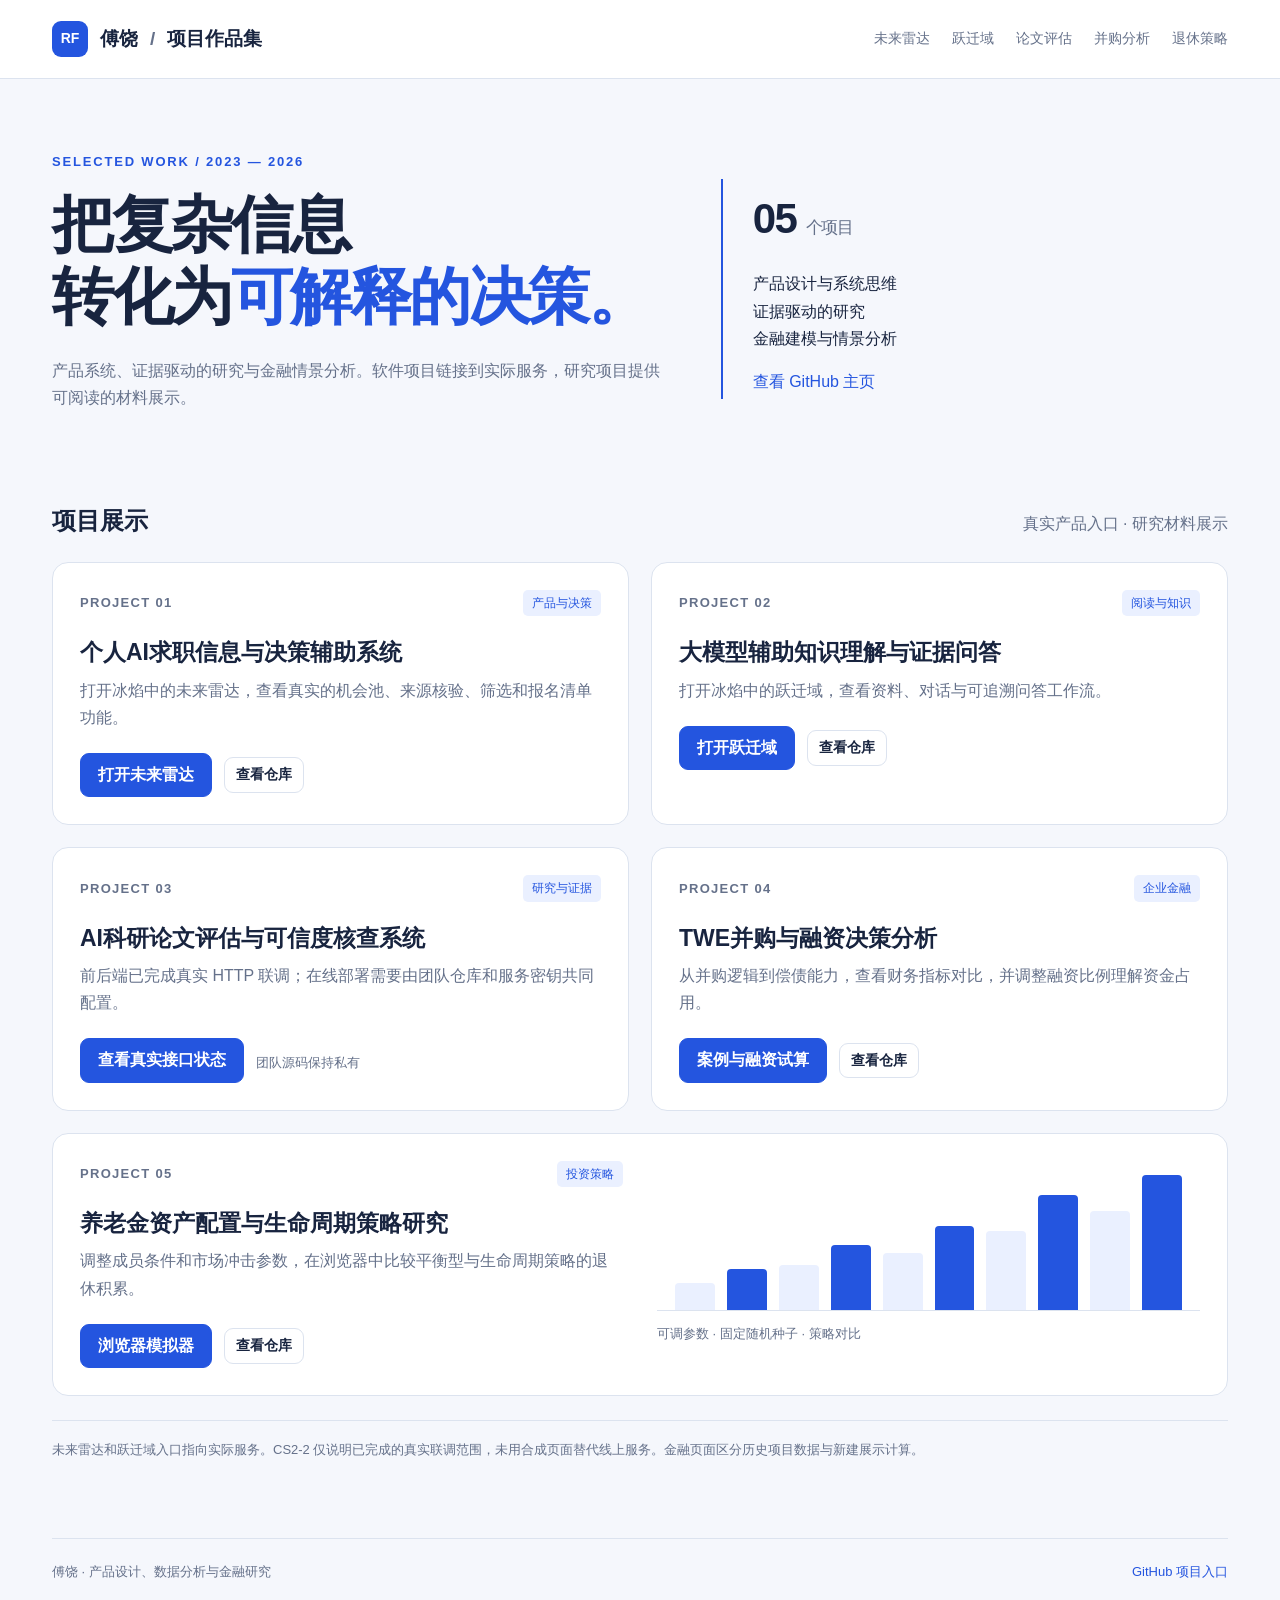
<file: index.html>
<!doctype html>
<html lang="zh-CN">
<head>
  <meta charset="utf-8">
  <meta name="viewport" content="width=device-width, initial-scale=1">
  <title>项目作品集 · 傅饶</title>
  <meta name="description" content="傅饶的产品与金融分析作品集。">
  <link rel="icon" type="image/svg+xml" href="assets/favicon.svg">
  <link rel="stylesheet" href="assets/styles.css">
</head>
<body data-page="index">
  <a class="skip" href="#main">跳到内容</a>
  <header class="topbar"><div class="top-inner">
    <a class="brand" href="index.html"><span class="brand-symbol">RF</span>傅饶 <span class="muted">/</span> 项目作品集</a>
    <nav class="nav" aria-label="项目导航">
      <a href="https://frostfire-ai.onrender.com/?product=recruitment" target="_blank" rel="noopener">未来雷达</a>
      <a href="https://frostfire-ai.onrender.com/?product=general" target="_blank" rel="noopener">跃迁域</a>
      <a href="projects/papers.html">论文评估</a>
      <a href="projects/twe.html">并购分析</a><a href="projects/retirement.html">退休策略</a>
    </nav>
  </div></header>
  <main id="main" class="shell">
    <section class="hero"><div>
      <p class="eyebrow">Selected work / 2023 — 2026</p>
      <h1>把复杂信息<br>转化为<span>可解释的决策。</span></h1>
      <p class="muted">产品系统、证据驱动的研究与金融情景分析。软件项目链接到实际服务，研究项目提供可阅读的材料展示。</p>
    </div><aside class="hero-aside"><div class="big">05 <span class="muted" style="font-size:17px;font-weight:400">个项目</span></div>
      <p>产品设计与系统思维<br>证据驱动的研究<br>金融建模与情景分析</p>
      <a href="https://github.com/pythonerjavaer" target="_blank" rel="noopener">查看 GitHub 主页</a>
    </aside></section>
    <div class="section-heading"><h2>项目展示</h2><span class="muted">真实产品入口 · 研究材料展示</span></div>
    <section class="projects" aria-label="五个项目">
      <article class="project"><div><div class="project-top"><span class="number">PROJECT 01</span><span class="tag">产品与决策</span></div>
        <h3>个人AI求职信息与决策辅助系统</h3><p>打开冰焰中的未来雷达，查看真实的机会池、来源核验、筛选和报名清单功能。</p>
        <div class="links"><a class="button primary" href="https://frostfire-ai.onrender.com/?product=recruitment" target="_blank" rel="noopener">打开未来雷达</a><a class="button quiet small" href="https://github.com/pythonerjavaer/ai-chat" target="_blank" rel="noopener">查看仓库</a></div>
      </div></article>
      <article class="project"><div><div class="project-top"><span class="number">PROJECT 02</span><span class="tag">阅读与知识</span></div>
        <h3>大模型辅助知识理解与证据问答</h3><p>打开冰焰中的跃迁域，查看资料、对话与可追溯问答工作流。</p>
        <div class="links"><a class="button primary" href="https://frostfire-ai.onrender.com/?product=general" target="_blank" rel="noopener">打开跃迁域</a><a class="button quiet small" href="https://github.com/pythonerjavaer/literature-learning-platform" target="_blank" rel="noopener">查看仓库</a></div>
      </div></article>
      <article class="project"><div><div class="project-top"><span class="number">PROJECT 03</span><span class="tag">研究与证据</span></div>
        <h3>AI科研论文评估与可信度核查系统</h3><p>前后端已完成真实 HTTP 联调；在线部署需要由团队仓库和服务密钥共同配置。</p>
        <div class="links"><a class="button primary" href="projects/papers.html">查看真实接口状态</a><span class="helper">团队源码保持私有</span></div>
      </div></article>
      <article class="project"><div><div class="project-top"><span class="number">PROJECT 04</span><span class="tag">企业金融</span></div>
        <h3>TWE并购与融资决策分析</h3><p>从并购逻辑到偿债能力，查看财务指标对比，并调整融资比例理解资金占用。</p>
        <div class="links"><a class="button primary" href="projects/twe.html">案例与融资试算</a><a class="button quiet small" href="https://github.com/pythonerjavaer/finance-decision-case-studies" target="_blank" rel="noopener">查看仓库</a></div>
      </div></article>
      <article class="project"><div><div class="project-top"><span class="number">PROJECT 05</span><span class="tag">投资策略</span></div>
        <h3>养老金资产配置与生命周期策略研究</h3><p>调整成员条件和市场冲击参数，在浏览器中比较平衡型与生命周期策略的退休积累。</p>
        <div class="links"><a class="button primary" href="projects/retirement.html">浏览器模拟器</a><a class="button quiet small" href="https://github.com/pythonerjavaer/finance-decision-case-studies" target="_blank" rel="noopener">查看仓库</a></div>
      </div><div aria-hidden="true"><div class="mini-chart"><i style="height:20%"></i><i style="height:30%"></i><i style="height:33%"></i><i style="height:48%"></i><i style="height:42%"></i><i style="height:62%"></i><i style="height:58%"></i><i style="height:85%"></i><i style="height:73%"></i><i style="height:100%"></i></div><div class="mini-chart-caption">可调参数 · 固定随机种子 · 策略对比</div></div>
      </article>
    </section>
    <p class="origin">未来雷达和跃迁域入口指向实际服务。CS2-2 仅说明已完成的真实联调范围，未用合成页面替代线上服务。金融页面区分历史项目数据与新建展示计算。</p>
  </main>
  <footer class="footer"><span>傅饶 · 产品设计、数据分析与金融研究</span><a href="https://github.com/pythonerjavaer/interview-portfolio" target="_blank" rel="noopener">GitHub 项目入口</a></footer>
</body>
</html>
</file>
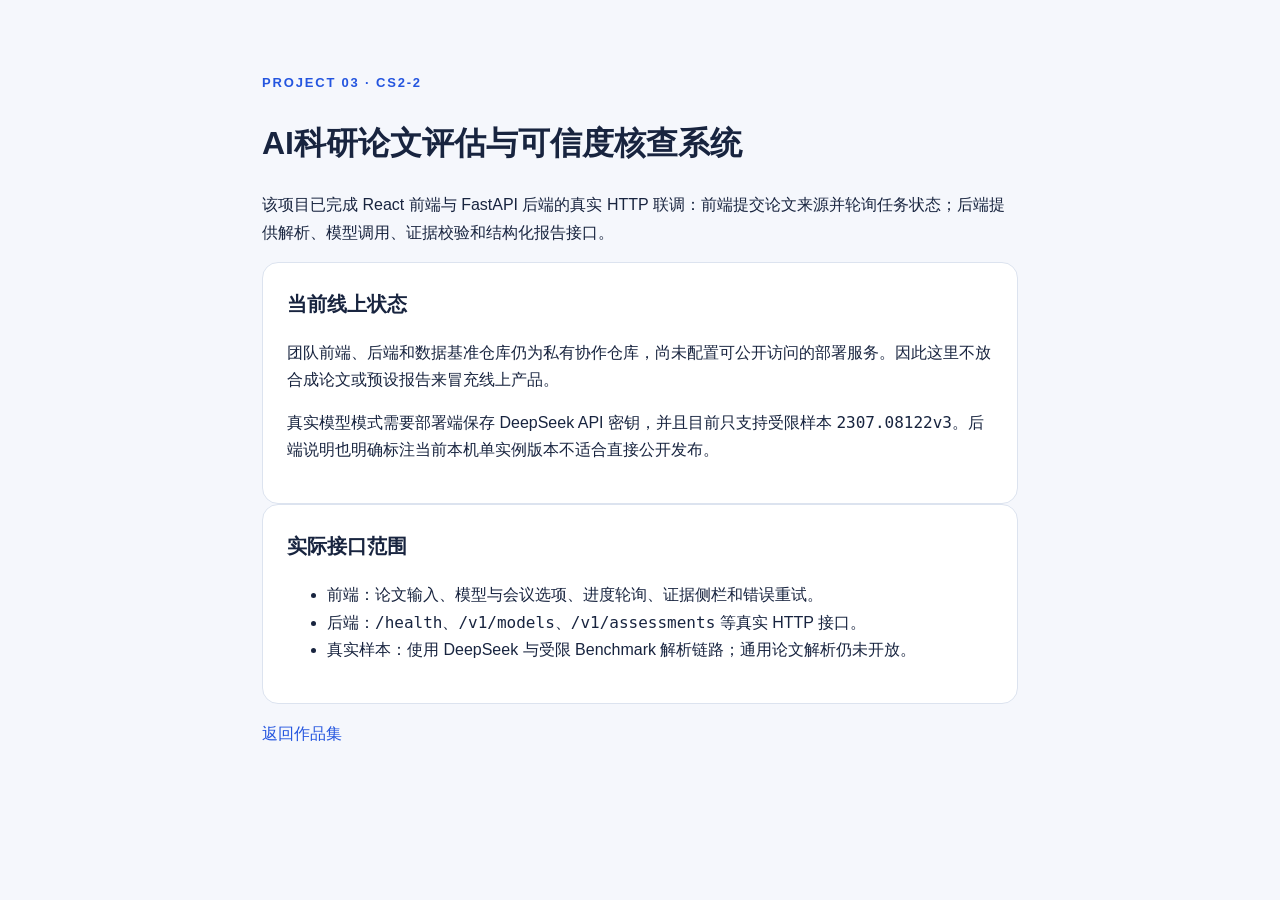
<file: projects/papers.html>
<!doctype html>
<html lang="zh-CN">
<head>
  <meta charset="utf-8">
  <meta name="viewport" content="width=device-width, initial-scale=1">
  <title>CS2-2 · 真实接口状态</title>
  <link rel="stylesheet" href="../assets/styles.css">
</head>
<body>
  <main class="shell" style="padding-top:72px;max-width:820px">
    <p class="eyebrow">Project 03 · CS2-2</p>
    <h1>AI科研论文评估与可信度核查系统</h1>
    <p>该项目已完成 React 前端与 FastAPI 后端的真实 HTTP 联调：前端提交论文来源并轮询任务状态；后端提供解析、模型调用、证据校验和结构化报告接口。</p>
    <section class="panel"><h2>当前线上状态</h2>
      <p>团队前端、后端和数据基准仓库仍为私有协作仓库，尚未配置可公开访问的部署服务。因此这里不放合成论文或预设报告来冒充线上产品。</p>
      <p>真实模型模式需要部署端保存 DeepSeek API 密钥，并且目前只支持受限样本 <code>2307.08122v3</code>。后端说明也明确标注当前本机单实例版本不适合直接公开发布。</p>
    </section>
    <section class="panel"><h2>实际接口范围</h2>
      <ul><li>前端：论文输入、模型与会议选项、进度轮询、证据侧栏和错误重试。</li><li>后端：<code>/health</code>、<code>/v1/models</code>、<code>/v1/assessments</code> 等真实 HTTP 接口。</li><li>真实样本：使用 DeepSeek 与受限 Benchmark 解析链路；通用论文解析仍未开放。</li></ul>
    </section>
    <p><a href="../index.html">返回作品集</a></p>
  </main>
</body>
</html>
</file>
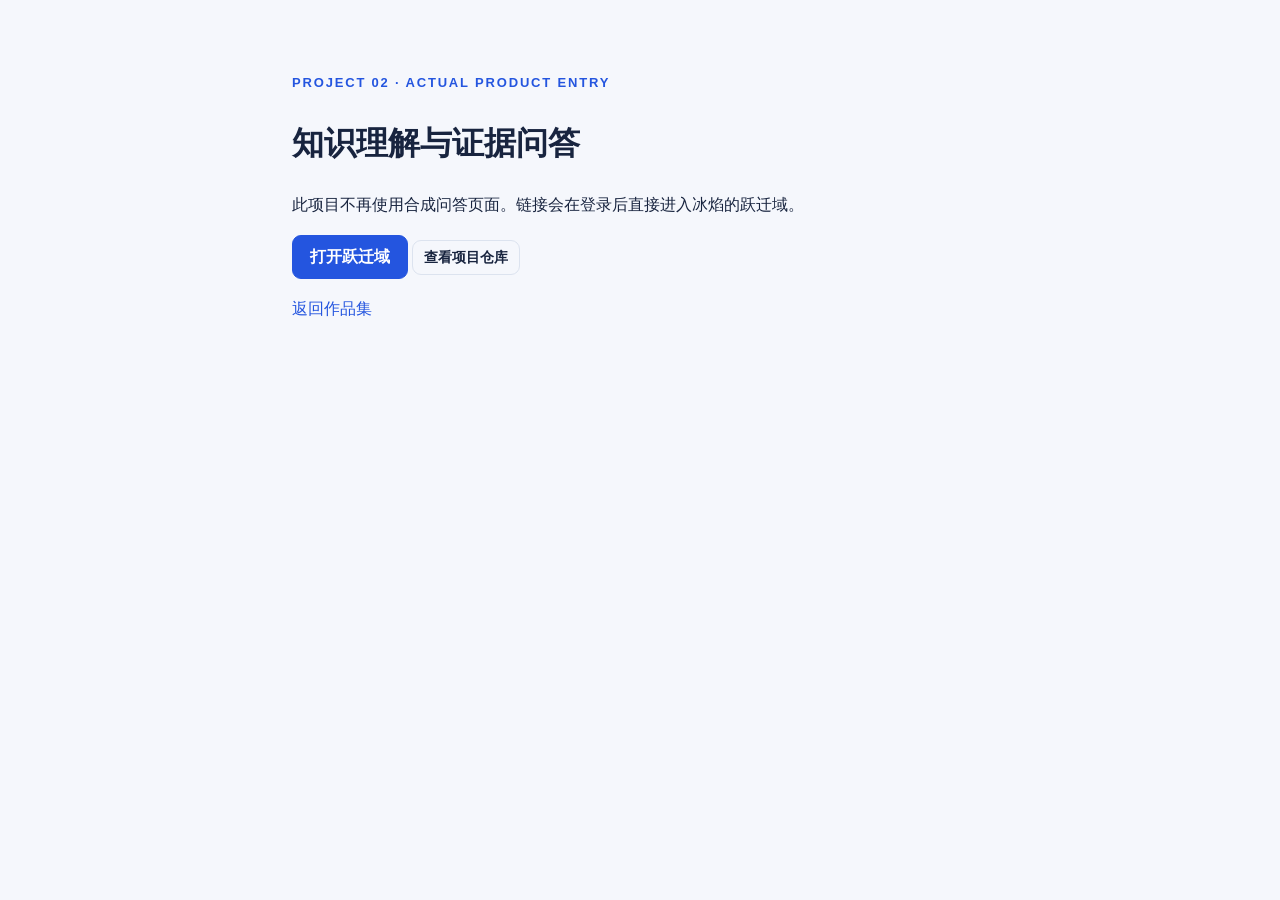
<file: projects/reading.html>
<!doctype html>
<html lang="zh-CN">
<head>
  <meta charset="utf-8">
  <meta name="viewport" content="width=device-width, initial-scale=1">
  <title>跃迁域 · 傅饶</title>
  <link rel="stylesheet" href="../assets/styles.css">
</head>
<body>
  <main class="shell" style="padding-top:72px;max-width:760px">
    <p class="eyebrow">Project 02 · Actual product entry</p>
    <h1>知识理解与证据问答</h1>
    <p>此项目不再使用合成问答页面。链接会在登录后直接进入冰焰的跃迁域。</p>
    <p><a class="button primary" href="https://frostfire-ai.onrender.com/?product=general" target="_blank" rel="noopener">打开跃迁域</a> <a class="button quiet small" href="https://github.com/pythonerjavaer/literature-learning-platform" target="_blank" rel="noopener">查看项目仓库</a></p>
    <p><a href="../index.html">返回作品集</a></p>
  </main>
</body>
</html>
</file>
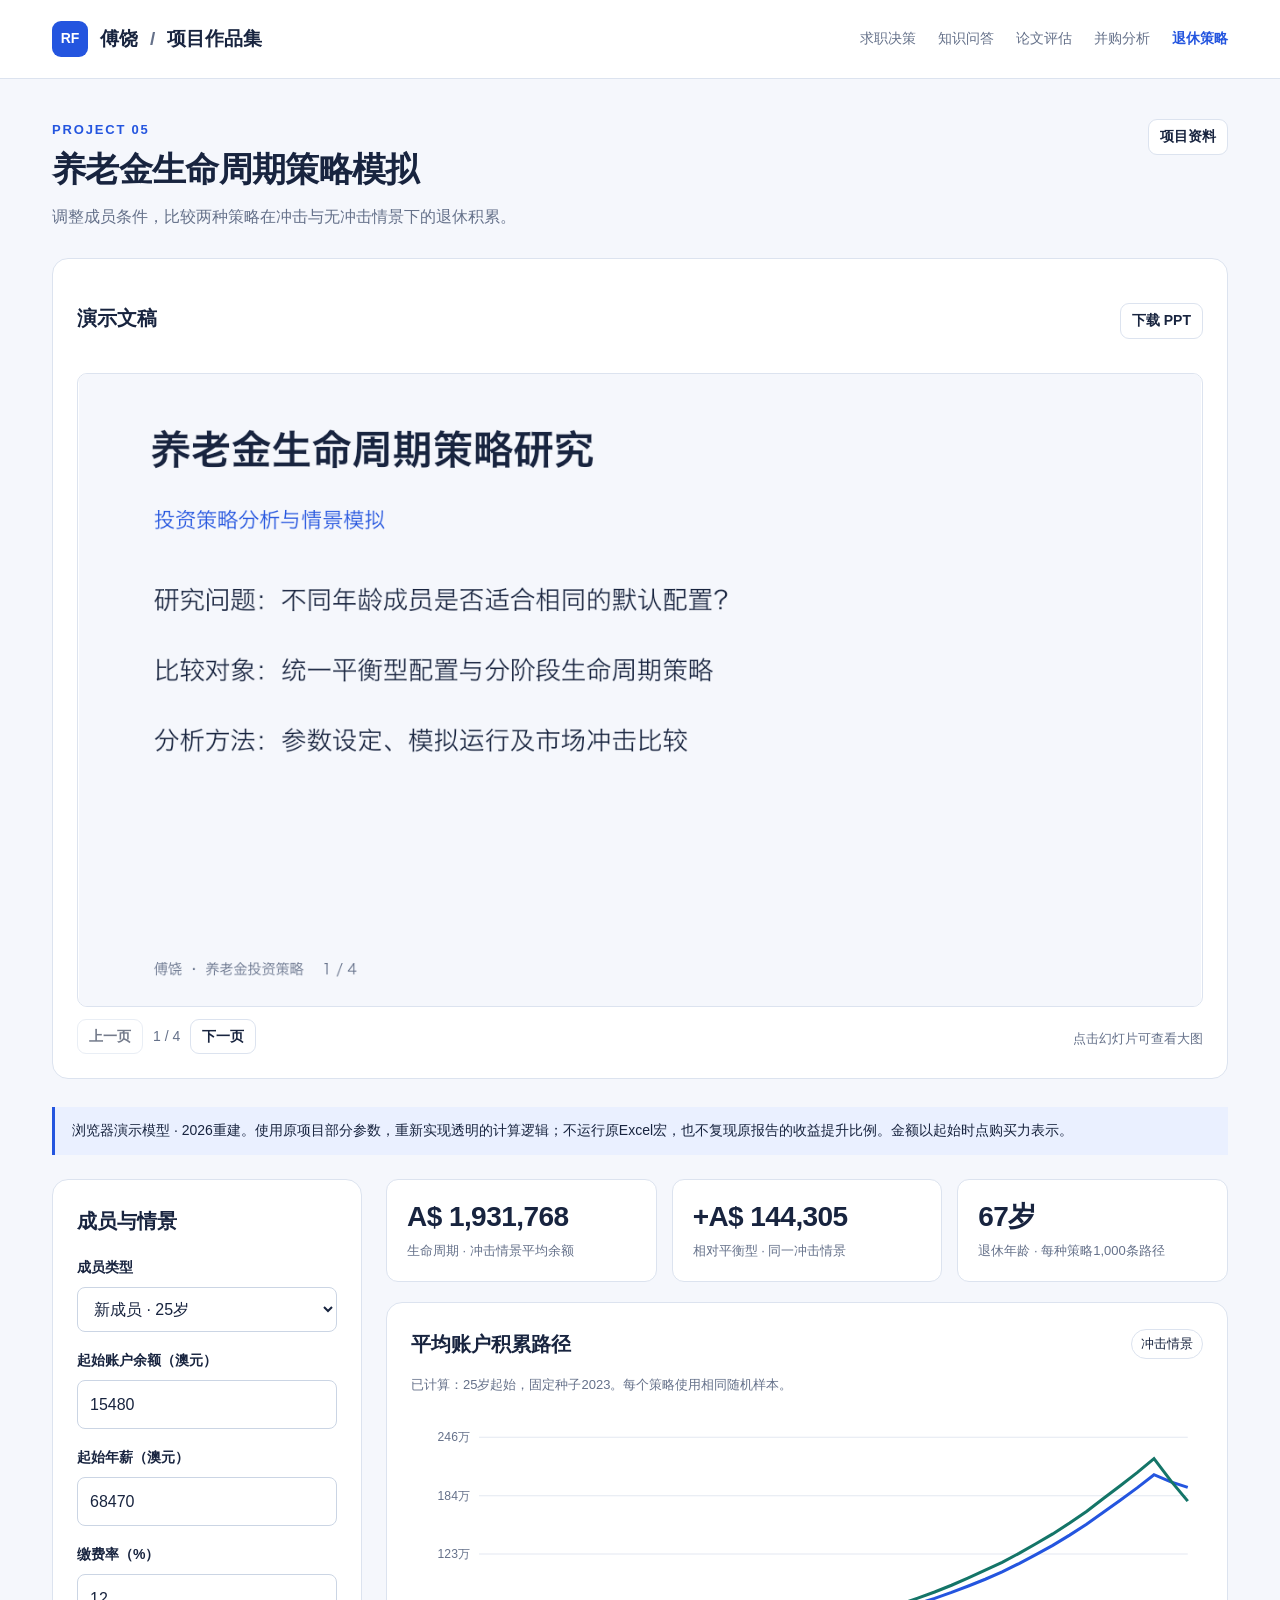
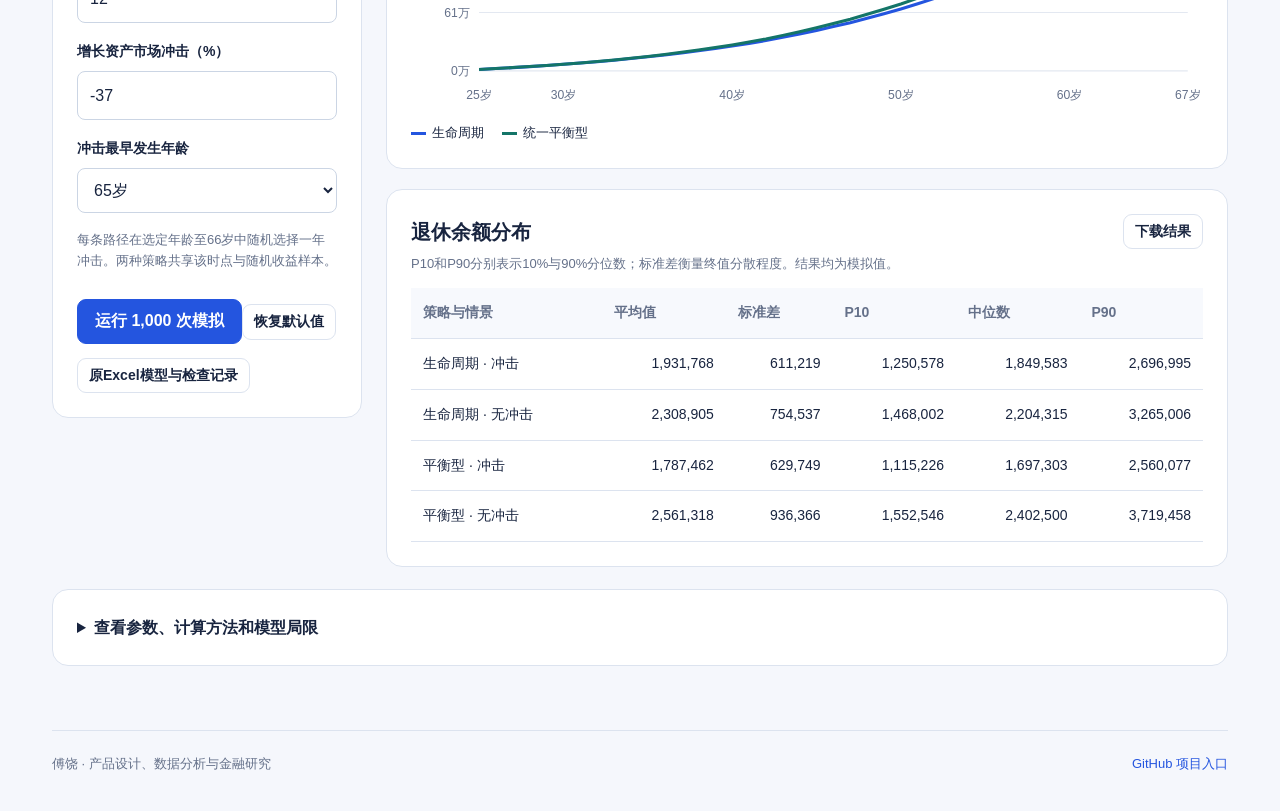
<file: projects/retirement.html>
<!doctype html><html lang="zh-CN"><head><meta charset="utf-8"><meta name="viewport" content="width=device-width, initial-scale=1"><title>养老金生命周期模拟 · 傅饶</title><meta name="description" content="傅饶的产品与金融分析作品集，包含五个可在浏览器中体验的项目展示。"><link rel="icon" type="image/svg+xml" href="../assets/favicon.svg"><link rel="stylesheet" href="../assets/styles.css"><script defer src="../assets/model.js"></script><script defer src="../assets/app.js"></script></head><body data-page="retirement"><a class="skip" href="#main">跳到内容</a><header class="topbar"><div class="top-inner"><a class="brand" href="../index.html"><span class="brand-symbol">RF</span>傅饶 <span class="muted">/</span> 项目作品集</a><nav class="nav" aria-label="项目导航"><a href="../projects/radar.html">求职决策</a><a href="../projects/reading.html">知识问答</a><a href="../projects/papers.html">论文评估</a><a href="../projects/twe.html">并购分析</a><a href="../projects/retirement.html" class="active" aria-current="page">退休策略</a></nav></div></header><main id="main" class="shell"><div class="page-heading"><div><p class="eyebrow">Project 05</p><h1>养老金生命周期策略模拟</h1><p>调整成员条件，比较两种策略在冲击与无冲击情景下的退休积累。</p></div><a class="button small" href="https://github.com/pythonerjavaer/finance-decision-case-studies/blob/main/cases/02-lifecycle-strategy.md" target="_blank" rel="noopener">项目资料</a></div><section class="panel deck" data-deck="retirement" aria-label="养老金策略演示文稿"><div class="section-heading"><h2>演示文稿</h2><a class="button small" href="../presentations/retirement.pptx" download>下载 PPT</a></div><a class="deck-image-link" href="../presentations/retirement-1.png" target="_blank" rel="noopener" title="在新标签页查看大图"><img class="deck-image" src="../presentations/retirement-1.png" alt="养老金策略，第1页"></a><div class="deck-controls"><div class="actions"><button class="small deck-prev" aria-label="上一页" disabled>上一页</button><output class="deck-count" aria-live="polite">1 / 4</output><button class="small deck-next" aria-label="下一页">下一页</button></div><span class="helper">点击幻灯片可查看大图</span></div></section><div class="notice">浏览器演示模型 · 2026重建。使用原项目部分参数，重新实现透明的计算逻辑；不运行原Excel宏，也不复现原报告的收益提升比例。金额以起始时点购买力表示。</div><div class="workspace"><aside class="panel"><h2>成员与情景</h2><form id="sim-form"><label class="field"><span>成员类型</span><select id="sim-member"><option value="25">新成员 · 25岁</option><option value="50">现有成员 · 50岁</option></select></label><label class="field"><span>起始账户余额（澳元）</span><input id="sim-balance" type="number" min="0" max="10000000" step="1" value="15480" required></label><label class="field"><span>起始年薪（澳元）</span><input id="sim-salary" type="number" min="0" max="1000000" step="1" value="68470" required></label><label class="field"><span>缴费率（%）</span><input id="sim-contrib" type="number" min="0" max="30" step="0.5" value="12" required></label><label class="field"><span>增长资产市场冲击（%）</span><input id="sim-shock" type="number" min="-80" max="0" step="1" value="-37" required></label><label class="field"><span>冲击最早发生年龄</span><select id="sim-shock-age"><option value="65">65岁</option><option value="59">59岁</option></select></label><p class="helper">每条路径在选定年龄至66岁中随机选择一年冲击。两种策略共享该时点与随机收益样本。</p><button type="submit" class="primary" id="sim-run">运行 1,000 次模拟</button><button type="button" class="quiet small spaced" id="sim-reset">恢复默认值</button><p id="sim-error" class="error" role="alert"></p></form><a class="small button" href="https://github.com/pythonerjavaer/finance-decision-case-studies/blob/main/models/README.md" target="_blank" rel="noopener">原Excel模型与检查记录</a></aside><div><div class="metrics"><div class="metric"><strong id="sim-mean">—</strong><span>生命周期 · 冲击情景平均余额</span></div><div class="metric"><strong id="sim-difference">—</strong><span>相对平衡型 · 同一冲击情景</span></div><div class="metric"><strong>67岁</strong><span>退休年龄 · 每种策略1,000条路径</span></div></div><section class="panel"><div class="result-title"><h2>平均账户积累路径</h2><span class="pill">冲击情景</span></div><p id="sim-state" class="run-state" aria-live="polite">正在计算默认情景…</p><div id="sim-chart"></div><div class="chart-legend"><span>生命周期</span><span>统一平衡型</span></div></section><section class="panel spaced"><div class="result-title"><h2>退休余额分布</h2><button id="sim-download" class="small">下载结果</button></div><p class="helper">P10和P90分别表示10%与90%分位数；标准差衡量终值分散程度。结果均为模拟值。</p><div class="table-wrap" id="sim-table"></div></section></div></div><details class="panel method"><summary>查看参数、计算方法和模型局限</summary><p>生命周期区间：25–49岁High Growth、50–54岁Growth、55–64岁Balanced、65–66岁Conservative。基准始终使用Balanced。</p><div class="table-wrap"><table><thead><tr><th>策略</th><th>名义均值</th><th>收益标准差</th><th>增长资产权重</th></tr></thead><tbody><tr><td>High Growth</td><td>7.8%</td><td>8.1%</td><td>95.5%</td></tr><tr><td>Growth</td><td>7.8%</td><td>7.2%</td><td>83.5%</td></tr><tr><td>Balanced</td><td>8.4%</td><td>9.1%</td><td>68%</td></tr><tr><td>Conservative</td><td>6.9%</td><td>7.8%</td><td>30%</td></tr></tbody></table></div><p>收益与权重来自补充工作簿Return Data页。策略名称不保证收益排序；原参数中Balanced的均值更高。CPI为2.5%，55岁前实际工资年增长3.8%，之后2.4%。</p><p>每年抽取正态名义收益，转换为实际收益：(1＋名义收益)/(1＋CPI)－1。年末余额＝年初余额×(1＋实际收益)＋当年实际工资×缴费率，随后增长工资。名义收益下限为−100%。冲击年名义收益替换为市场冲击×增长资产权重。</p><p>固定种子2023保证相同输入可复现，各策略使用共同随机数。浏览器版直接将波动率作为标准差，未沿用原宏中将其平方后作为标准差的实现。冲击逻辑简化为每条路径一次，因此不与原Excel逐项等价。</p><p>不包含税收、管理费、保险、缴费上限和退休后支取；工资增长与投资参数固定，不包含跨年收益相关性或厚尾分布。结果用于解释参数影响，不是实际投资预测。网页初始结果来自本页即时计算。</p></details></main><footer class="footer"><span>傅饶 · 产品设计、数据分析与金融研究</span><a href="https://github.com/pythonerjavaer/interview-portfolio" target="_blank" rel="noopener">GitHub 项目入口</a></footer></body></html>
</file>
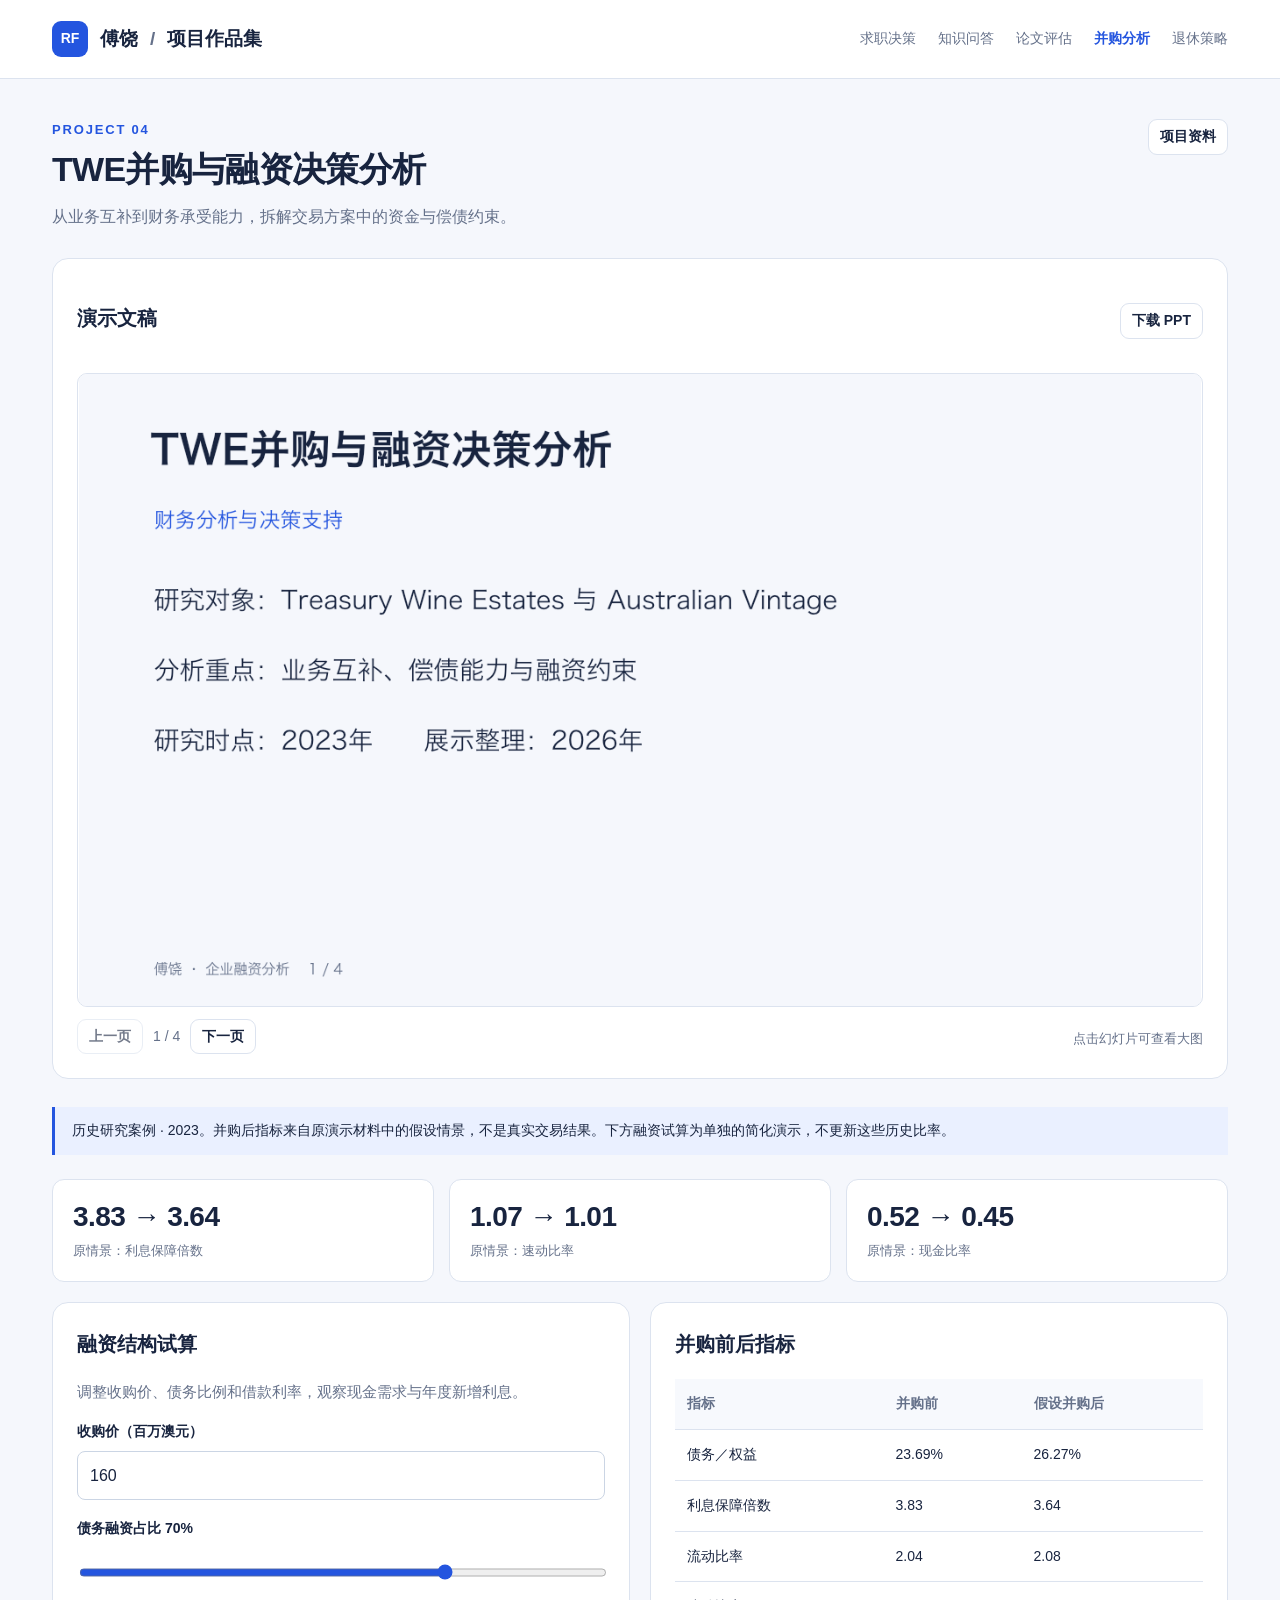
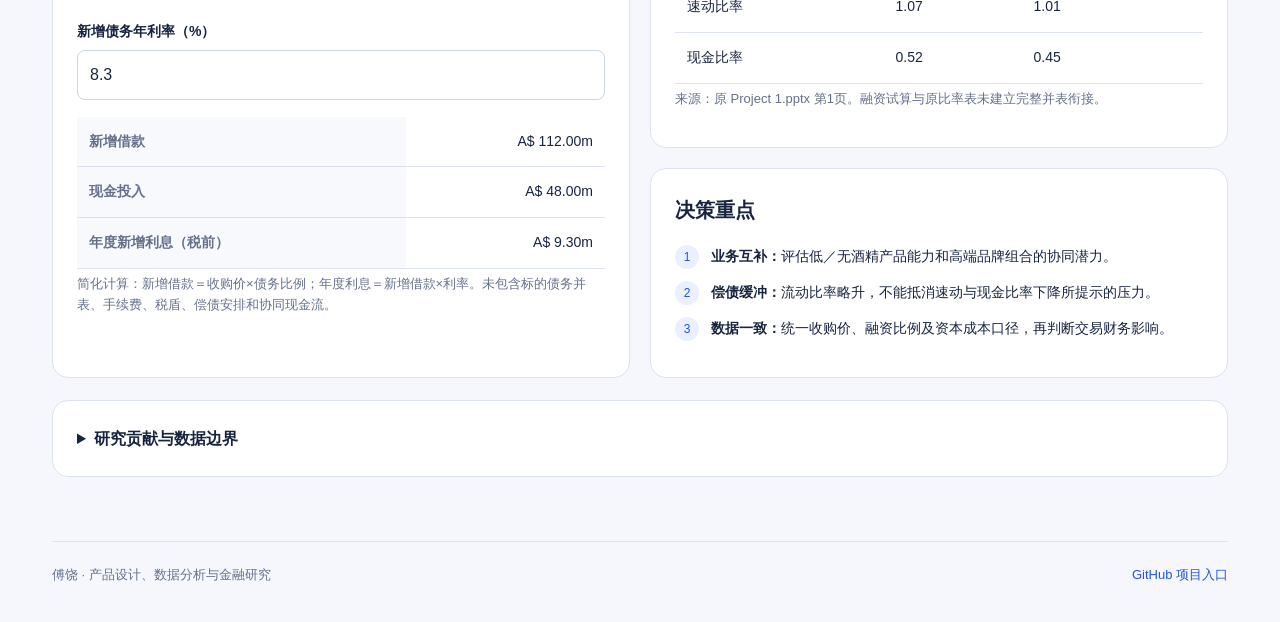
<file: projects/twe.html>
<!doctype html><html lang="zh-CN"><head><meta charset="utf-8"><meta name="viewport" content="width=device-width, initial-scale=1"><title>TWE并购与融资分析 · 傅饶</title><meta name="description" content="傅饶的产品与金融分析作品集，包含五个可在浏览器中体验的项目展示。"><link rel="icon" type="image/svg+xml" href="../assets/favicon.svg"><link rel="stylesheet" href="../assets/styles.css"><script defer src="../assets/app.js"></script></head><body data-page="twe"><a class="skip" href="#main">跳到内容</a><header class="topbar"><div class="top-inner"><a class="brand" href="../index.html"><span class="brand-symbol">RF</span>傅饶 <span class="muted">/</span> 项目作品集</a><nav class="nav" aria-label="项目导航"><a href="../projects/radar.html">求职决策</a><a href="../projects/reading.html">知识问答</a><a href="../projects/papers.html">论文评估</a><a href="../projects/twe.html" class="active" aria-current="page">并购分析</a><a href="../projects/retirement.html">退休策略</a></nav></div></header><main id="main" class="shell"><div class="page-heading"><div><p class="eyebrow">Project 04</p><h1>TWE并购与融资决策分析</h1><p>从业务互补到财务承受能力，拆解交易方案中的资金与偿债约束。</p></div><a class="button small" href="https://github.com/pythonerjavaer/finance-decision-case-studies/blob/main/cases/01-twe-acquisition.md" target="_blank" rel="noopener">项目资料</a></div><section class="panel deck" data-deck="twe" aria-label="TWE并购分析演示文稿"><div class="section-heading"><h2>演示文稿</h2><a class="button small" href="../presentations/twe.pptx" download>下载 PPT</a></div><a class="deck-image-link" href="../presentations/twe-1.png" target="_blank" rel="noopener" title="在新标签页查看大图"><img class="deck-image" src="../presentations/twe-1.png" alt="TWE并购分析，第1页"></a><div class="deck-controls"><div class="actions"><button class="small deck-prev" aria-label="上一页" disabled>上一页</button><output class="deck-count" aria-live="polite">1 / 4</output><button class="small deck-next" aria-label="下一页">下一页</button></div><span class="helper">点击幻灯片可查看大图</span></div></section><div class="notice">历史研究案例 · 2023。并购后指标来自原演示材料中的假设情景，不是真实交易结果。下方融资试算为单独的简化演示，不更新这些历史比率。</div><div class="metrics"><div class="metric"><strong>3.83 → 3.64</strong><span>原情景：利息保障倍数</span></div><div class="metric"><strong>1.07 → 1.01</strong><span>原情景：速动比率</span></div><div class="metric"><strong>0.52 → 0.45</strong><span>原情景：现金比率</span></div></div><div class="two"><section class="panel"><h2>融资结构试算</h2><p class="section-copy">调整收购价、债务比例和借款利率，观察现金需求与年度新增利息。</p><label class="field"><span>收购价（百万澳元）</span><input id="twe-price" type="number" value="160" min="1" max="10000" step="1"></label><label class="field"><span>债务融资占比 <output id="twe-ratio-label">70%</output></span><input id="twe-ratio" type="range" min="0" max="100" step="5" value="70"></label><label class="field"><span>新增债务年利率（%）</span><input id="twe-rate" type="number" min="0" max="30" step="0.1" value="8.3"></label><p class="error" id="twe-error" role="alert"></p><div id="twe-result" aria-live="polite"></div><p class="helper">简化计算：新增借款＝收购价×债务比例；年度利息＝新增借款×利率。未包含标的债务并表、手续费、税盾、偿债安排和协同现金流。</p></section><div class="stack"><section class="panel"><h2>并购前后指标</h2><div class="table-wrap"><table><thead><tr><th>指标</th><th>并购前</th><th>假设并购后</th></tr></thead><tbody><tr><td>债务／权益</td><td>23.69%</td><td>26.27%</td></tr><tr><td>利息保障倍数</td><td>3.83</td><td>3.64</td></tr><tr><td>流动比率</td><td>2.04</td><td>2.08</td></tr><tr><td>速动比率</td><td>1.07</td><td>1.01</td></tr><tr><td>现金比率</td><td>0.52</td><td>0.45</td></tr></tbody></table></div><p class="helper">来源：原 Project 1.pptx 第1页。融资试算与原比率表未建立完整并表衔接。</p></section><section class="panel"><h2>决策重点</h2><div class="step"><span class="index">1</span><span><strong>业务互补：</strong>评估低／无酒精产品能力和高端品牌组合的协同潜力。</span></div><div class="step"><span class="index">2</span><span><strong>偿债缓冲：</strong>流动比率略升，不能抵消速动与现金比率下降所提示的压力。</span></div><div class="step"><span class="index">3</span><span><strong>数据一致：</strong>统一收购价、融资比例及资本成本口径，再判断交易财务影响。</span></div></section></div></div><details class="panel method"><summary>研究贡献与数据边界</summary><p>个人工作涵盖杠杆、流动性、资本结构与WACC影响分析及汇报。不同原始版本的报价、融资比例和WACC存在差异，网页未将它们拼成一个已经验证的估值模型。</p><a href="https://github.com/pythonerjavaer/finance-decision-case-studies/blob/main/docs/evidence.md" target="_blank" rel="noopener">查看原项目证据与版本说明</a></details></main><footer class="footer"><span>傅饶 · 产品设计、数据分析与金融研究</span><a href="https://github.com/pythonerjavaer/interview-portfolio" target="_blank" rel="noopener">GitHub 项目入口</a></footer></body></html>
</file>
<file: assets/styles.css>
:root{--ink:#18243f;--muted:#65718a;--blue:#2455df;--blue-light:#eaf0ff;--line:#dce3ef;--bg:#f5f7fc;--white:#fff;--green:#147568;--orange:#ad5c19;--radius:16px}*{box-sizing:border-box}html{scroll-behavior:smooth}body{margin:0;background:var(--bg);color:var(--ink);font-family:Inter,-apple-system,BlinkMacSystemFont,"Segoe UI","PingFang SC","Microsoft YaHei",sans-serif;font-size:16px;line-height:1.7}button,input,select,textarea{font:inherit}a{color:var(--blue);text-decoration:none}a:hover{text-decoration:underline}button,a,input,select,textarea{outline-offset:4px}button:focus-visible,a:focus-visible,input:focus-visible,select:focus-visible,textarea:focus-visible{outline:3px solid #f3aa38}button{cursor:pointer}button:disabled{opacity:.6;cursor:wait}button,.button{border:1px solid var(--line);border-radius:9px;padding:10px 17px;background:white;color:var(--ink);font-weight:600;display:inline-flex;align-items:center;justify-content:center;gap:8px;line-height:1.4}button:hover,.button:hover{border-color:var(--blue);text-decoration:none}.primary{background:var(--blue);color:#fff;border-color:var(--blue)}.primary:hover{background:#173fba;color:#fff}.quiet{background:transparent}.small{font-size:14px;padding:7px 11px}.skip{position:absolute;top:-70px;left:20px;background:white;padding:10px;z-index:10}.skip:focus{top:10px}.topbar{background:#fff;border-bottom:1px solid var(--line)}.top-inner{max-width:1240px;margin:auto;min-height:78px;padding:16px 32px;display:flex;justify-content:space-between;align-items:center;gap:20px}.brand{font-weight:750;font-size:19px;color:var(--ink);display:flex;gap:12px;align-items:center}.brand-symbol{width:36px;height:36px;border-radius:9px;display:grid;place-items:center;background:var(--blue);color:white;font-size:14px}.nav{display:flex;gap:22px;align-items:center;flex-wrap:wrap}.nav a{font-size:14px;color:var(--muted)}.nav a.active{color:var(--blue);font-weight:700}.shell{max-width:1240px;margin:auto;padding:40px 32px 64px}.eyebrow{text-transform:uppercase;font-size:13px;letter-spacing:.14em;font-weight:700;color:var(--blue);margin:0 0 16px}.hero{display:grid;grid-template-columns:1.2fr 1fr;gap:60px;align-items:center;padding:32px 0 56px}.hero h1{font-size:clamp(36px,5vw,62px);line-height:1.16;letter-spacing:-.04em;font-weight:750;margin:0 0 24px}.hero h1 span{color:var(--blue)}.hero p{max-width:650px}.hero-aside{border-left:2px solid var(--blue);padding:4px 0 4px 30px}.hero-aside .big{font-size:42px;font-weight:700;letter-spacing:-.04em}.muted{color:var(--muted)}.section-heading{display:flex;justify-content:space-between;gap:20px;align-items:baseline;margin:18px 0 20px}.section-heading h2{margin:0;font-size:24px}.projects{display:grid;grid-template-columns:1fr 1fr;gap:22px}.project{display:flex;flex-direction:column;background:#fff;border:1px solid var(--line);border-radius:var(--radius);padding:27px;transition:transform .18s,border-color .18s}.project:hover{transform:translateY(-3px);border-color:#9bb1ed}.project-top{display:flex;justify-content:space-between;align-items:center}.number{font-size:13px;color:var(--muted);font-weight:650;letter-spacing:.1em}.tag{font-size:12px;color:var(--blue);background:var(--blue-light);padding:3px 9px;border-radius:5px}.project h3{font-size:23px;line-height:1.4;margin:20px 0 8px}.project p{margin:0 0 22px;color:var(--muted)}.project .links{margin-top:auto;display:flex;flex-wrap:wrap;gap:12px;align-items:center}.project:last-child{grid-column:1/-1;display:grid;grid-template-columns:1fr 1fr;gap:34px}.mini-chart{display:flex;height:150px;gap:12px;align-items:flex-end;border-bottom:1px solid var(--line);padding:14px 18px 0}.mini-chart i{background:var(--blue-light);flex:1;border-radius:4px 4px 0 0;position:relative}.mini-chart i:nth-child(2n){background:var(--blue)}.mini-chart-caption{font-size:13px;color:var(--muted);margin-top:12px}.footer{max-width:1176px;margin:0 auto;border-top:1px solid var(--line);padding:22px 0 36px;display:flex;justify-content:space-between;gap:20px;color:var(--muted);font-size:13px}.page-heading{display:flex;justify-content:space-between;align-items:flex-start;gap:24px;margin-bottom:28px}.page-heading h1{font-size:34px;line-height:1.3;margin:6px 0 12px;letter-spacing:-.02em}.page-heading p{margin:0;max-width:800px;color:var(--muted)}.page-heading .eyebrow{color:var(--blue)}.notice{padding:12px 17px;border-left:3px solid var(--blue);background:var(--blue-light);font-size:14px;margin:0 0 24px}.workspace{display:grid;grid-template-columns:310px 1fr;gap:24px;align-items:start}.panel{background:white;border:1px solid var(--line);border-radius:var(--radius);padding:24px}.panel h2{font-size:20px;margin:0 0 18px}.panel h3{font-size:17px;margin:22px 0 10px}.field{display:block;margin-bottom:17px}.field>span{display:block;font-size:14px;font-weight:650;margin-bottom:7px}.field input,.field select,.field textarea{width:100%;border:1px solid #cbd5e4;border-radius:8px;padding:10px 12px;background:white;color:var(--ink);min-height:45px}.field input[type=range]{padding:0;accent-color:var(--blue)}.helper{font-size:13px;color:var(--muted);margin-top:5px;line-height:1.6}.stack{display:grid;gap:20px}.metrics{display:grid;grid-template-columns:repeat(3,1fr);gap:15px;margin-bottom:20px}.metric{background:#fff;border:1px solid var(--line);padding:18px 20px;border-radius:12px}.metric strong{display:block;font-size:28px;line-height:1.35;letter-spacing:-.02em}.metric span{color:var(--muted);font-size:13px}.two{display:grid;grid-template-columns:1fr 1fr;gap:20px}.job{display:block;text-align:left;border:1px solid var(--line);padding:18px;border-radius:12px;background:white;width:100%;font-weight:400;margin-bottom:12px}.job.selected{border-color:var(--blue);box-shadow:inset 3px 0 var(--blue)}.job strong{display:block;font-size:17px}.job .company{font-size:14px;color:var(--muted)}.job-meta{display:flex;justify-content:space-between;margin-top:12px;font-size:13px}.status{color:var(--green);background:#e8f5f1;padding:2px 7px;border-radius:4px;font-size:12px}.status.warn{color:var(--orange);background:#fff3e6}.detail-list{padding:0;list-style:none}.detail-list li{padding:10px 0;border-bottom:1px solid var(--line);font-size:14px}.detail-list b{display:block;color:var(--muted);font-size:12px}.step{display:flex;gap:12px;margin:12px 0;align-items:flex-start;font-size:14px}.step .index{width:24px;height:24px;background:var(--blue-light);color:var(--blue);display:grid;place-items:center;border-radius:50%;flex-shrink:0;font-size:12px}.reading{font-size:17px;line-height:2}.reading p{margin:18px 0;scroll-margin-top:30px}.reading p.focused{background:#eaf0ff;border-left:3px solid var(--blue);padding:12px 16px;border-radius:0 7px 7px 0}.paragraph-num{font-size:12px;color:var(--muted);margin-right:12px}.question{display:block;width:100%;text-align:left;font-size:14px;font-weight:500;justify-content:flex-start;margin:9px 0}.answer{background:var(--blue-light);border-radius:10px;padding:18px;font-size:15px}.source-chip{font-size:13px;padding:4px 9px;margin-top:12px;background:white;color:var(--blue)}textarea{resize:vertical}.note-item{padding:12px;border-bottom:1px solid var(--line);font-size:14px;overflow-wrap:anywhere}.note-item p{white-space:pre-wrap}.score-row{display:grid;grid-template-columns:120px 1fr 38px;gap:12px;align-items:center;margin:16px 0;font-size:14px}.track{height:8px;background:#e9edf6;border-radius:8px}.track i{display:block;height:100%;background:var(--blue);border-radius:8px}.evidence{padding:16px;border:1px solid var(--line);border-radius:10px;margin:12px 0}.evidence h3{margin:0 0 8px;font-size:16px}.evidence p{font-size:14px;margin:5px 0}.toggle-group{display:flex;gap:8px;flex-wrap:wrap;margin:0 0 22px}.toggle-group button[aria-pressed=true]{background:var(--blue);color:white;border-color:var(--blue)}.table-wrap{overflow-x:auto}table{border-collapse:collapse;width:100%;font-size:14px}th,td{text-align:left;padding:13px 12px;border-bottom:1px solid var(--line);white-space:nowrap}th{font-weight:600;color:var(--muted);background:#f7f9fd}td.num{text-align:right;font-variant-numeric:tabular-nums}.chart{width:100%;height:auto;display:block;overflow:visible}.chart text{font-family:inherit;font-size:12px;fill:var(--muted)}.chart-legend{display:flex;gap:18px;flex-wrap:wrap;font-size:13px;margin-top:12px}.chart-legend span:before{content:'';display:inline-block;width:15px;height:3px;background:var(--blue);margin-right:6px;vertical-align:middle}.chart-legend span:nth-child(2):before{background:var(--green)}.chart-legend span:nth-child(3):before{background:#a3afc2}.method{margin-top:22px}.method summary{cursor:pointer;font-weight:600}.method p,.method li{font-size:14px;color:var(--muted)}.error{color:#a42b32;font-size:14px}.hidden{display:none!important}.result-title{display:flex;justify-content:space-between;align-items:center;gap:16px}.result-title h2{margin:0}.pill{font-size:13px;border:1px solid var(--line);padding:3px 9px;border-radius:20px}.empty{padding:30px;text-align:center;color:var(--muted)}.run-state{min-height:28px;font-size:13px;color:var(--muted)}.section-copy{font-size:15px;color:var(--muted)}.origin{margin-top:24px;border-top:1px solid var(--line);padding-top:18px;font-size:13px;color:var(--muted)}.actions{display:flex;gap:10px;flex-wrap:wrap}.spaced{margin-top:20px}input[type=checkbox]{accent-color:var(--blue);width:16px;height:16px}.check-label{display:flex;gap:9px;align-items:center;font-size:14px;margin-bottom:16px}@media(max-width:980px){.workspace{grid-template-columns:260px 1fr}.two{grid-template-columns:1fr}.hero{gap:30px}.nav{gap:12px}.metrics{gap:8px}.metric{padding:15px}.metric strong{font-size:23px}}@media(max-width:720px){.top-inner{padding:15px 20px;display:block}.nav{margin-top:14px;gap:14px}.shell{padding:28px 20px 40px}.hero{display:block;padding:12px 0 32px}.hero-aside{margin-top:30px}.hero h1{font-size:38px}.projects,.workspace{grid-template-columns:1fr}.project:last-child{display:block}.mini-chart{margin-top:24px}.page-heading{display:block}.page-heading .button{margin-top:16px}.page-heading h1{font-size:28px}.footer{margin:0 20px;display:block}.metrics{grid-template-columns:1fr 1fr}.metric:last-child{grid-column:1/-1}.section-heading{display:block}.panel{padding:20px}.score-row{grid-template-columns:100px 1fr 30px}.notice{font-size:13px}}@media(prefers-reduced-motion:reduce){*{scroll-behavior:auto!important;transition:none!important}}.workspace>*,.two>*,.panel{min-width:0}.deck{margin-bottom:28px}.deck-image{display:block;width:100%;height:auto;aspect-ratio:16/9;object-fit:contain;border:1px solid var(--line);border-radius:10px}.deck-controls{display:flex;align-items:center;justify-content:space-between;gap:12px;flex-wrap:wrap;margin-top:12px}.deck-controls .actions{align-items:center}.deck-image-link{display:block}.deck-controls output{font-size:14px;color:var(--muted)}
</file>
